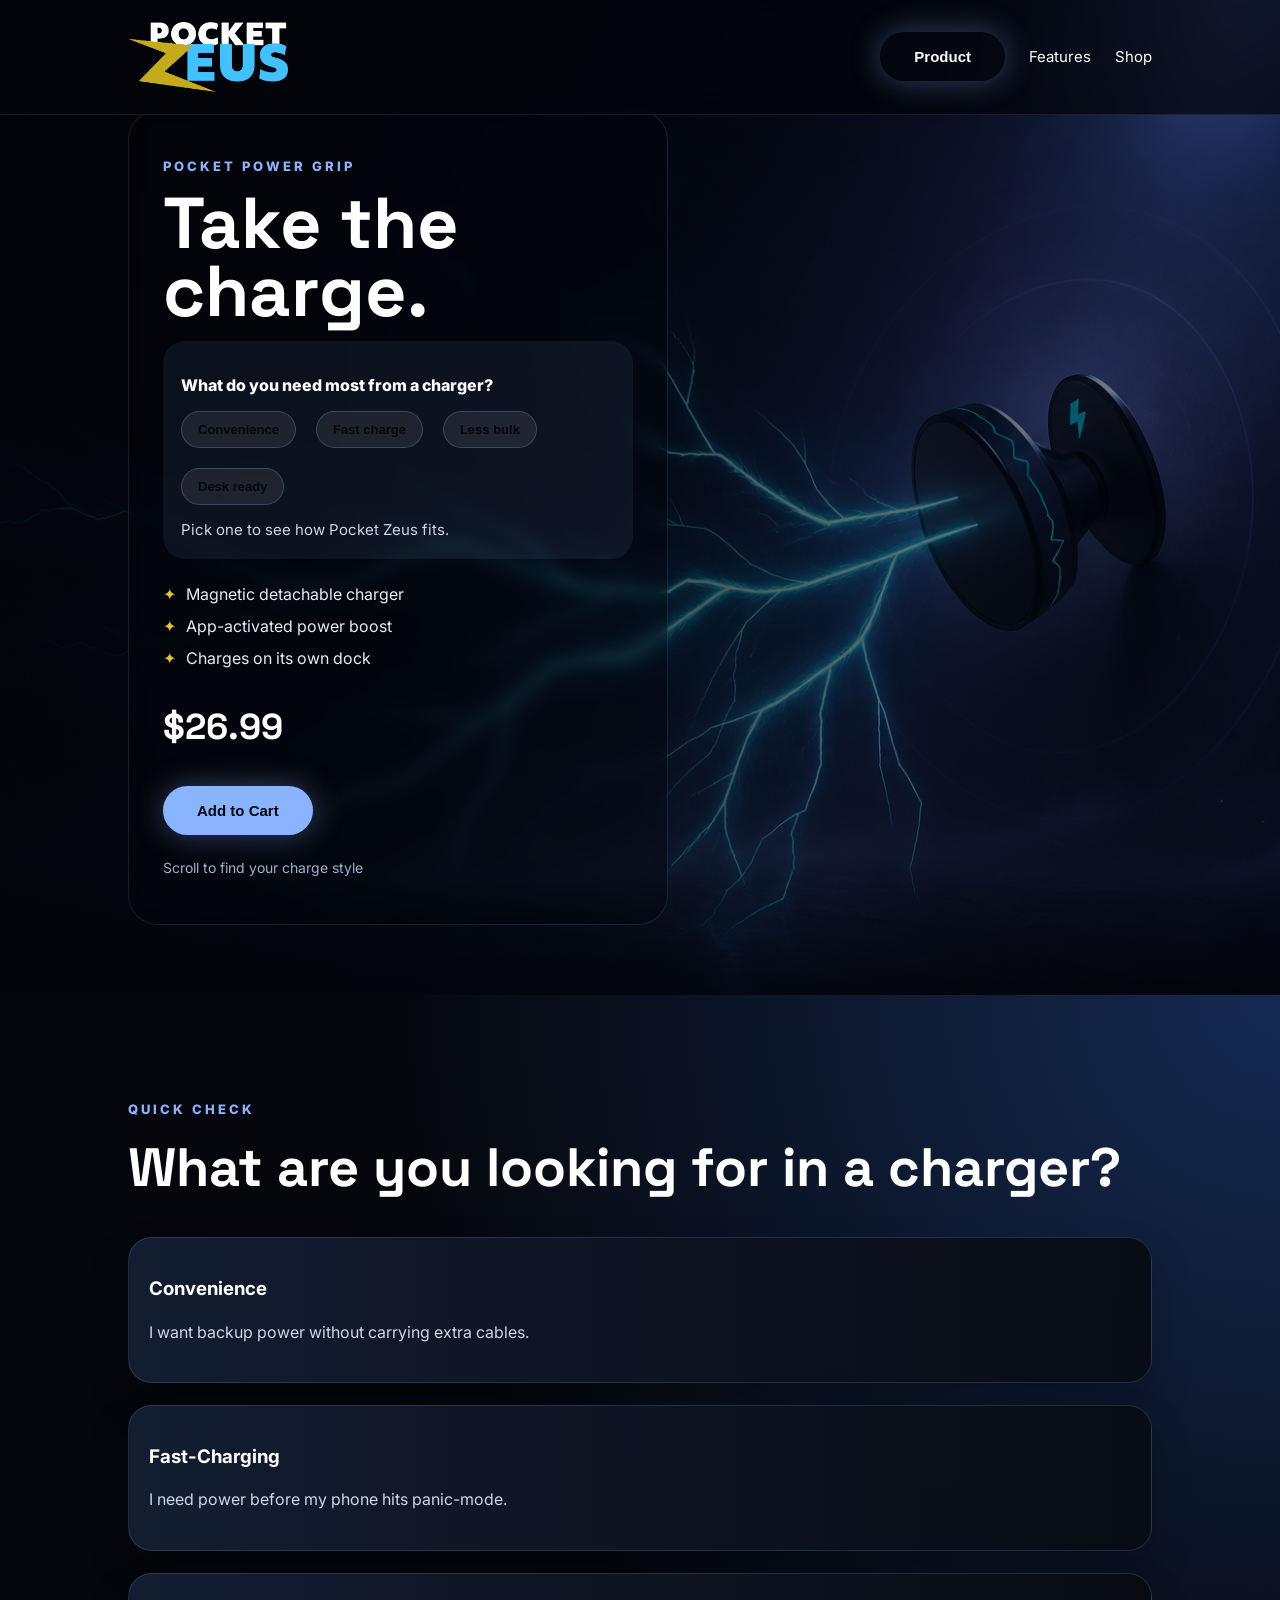
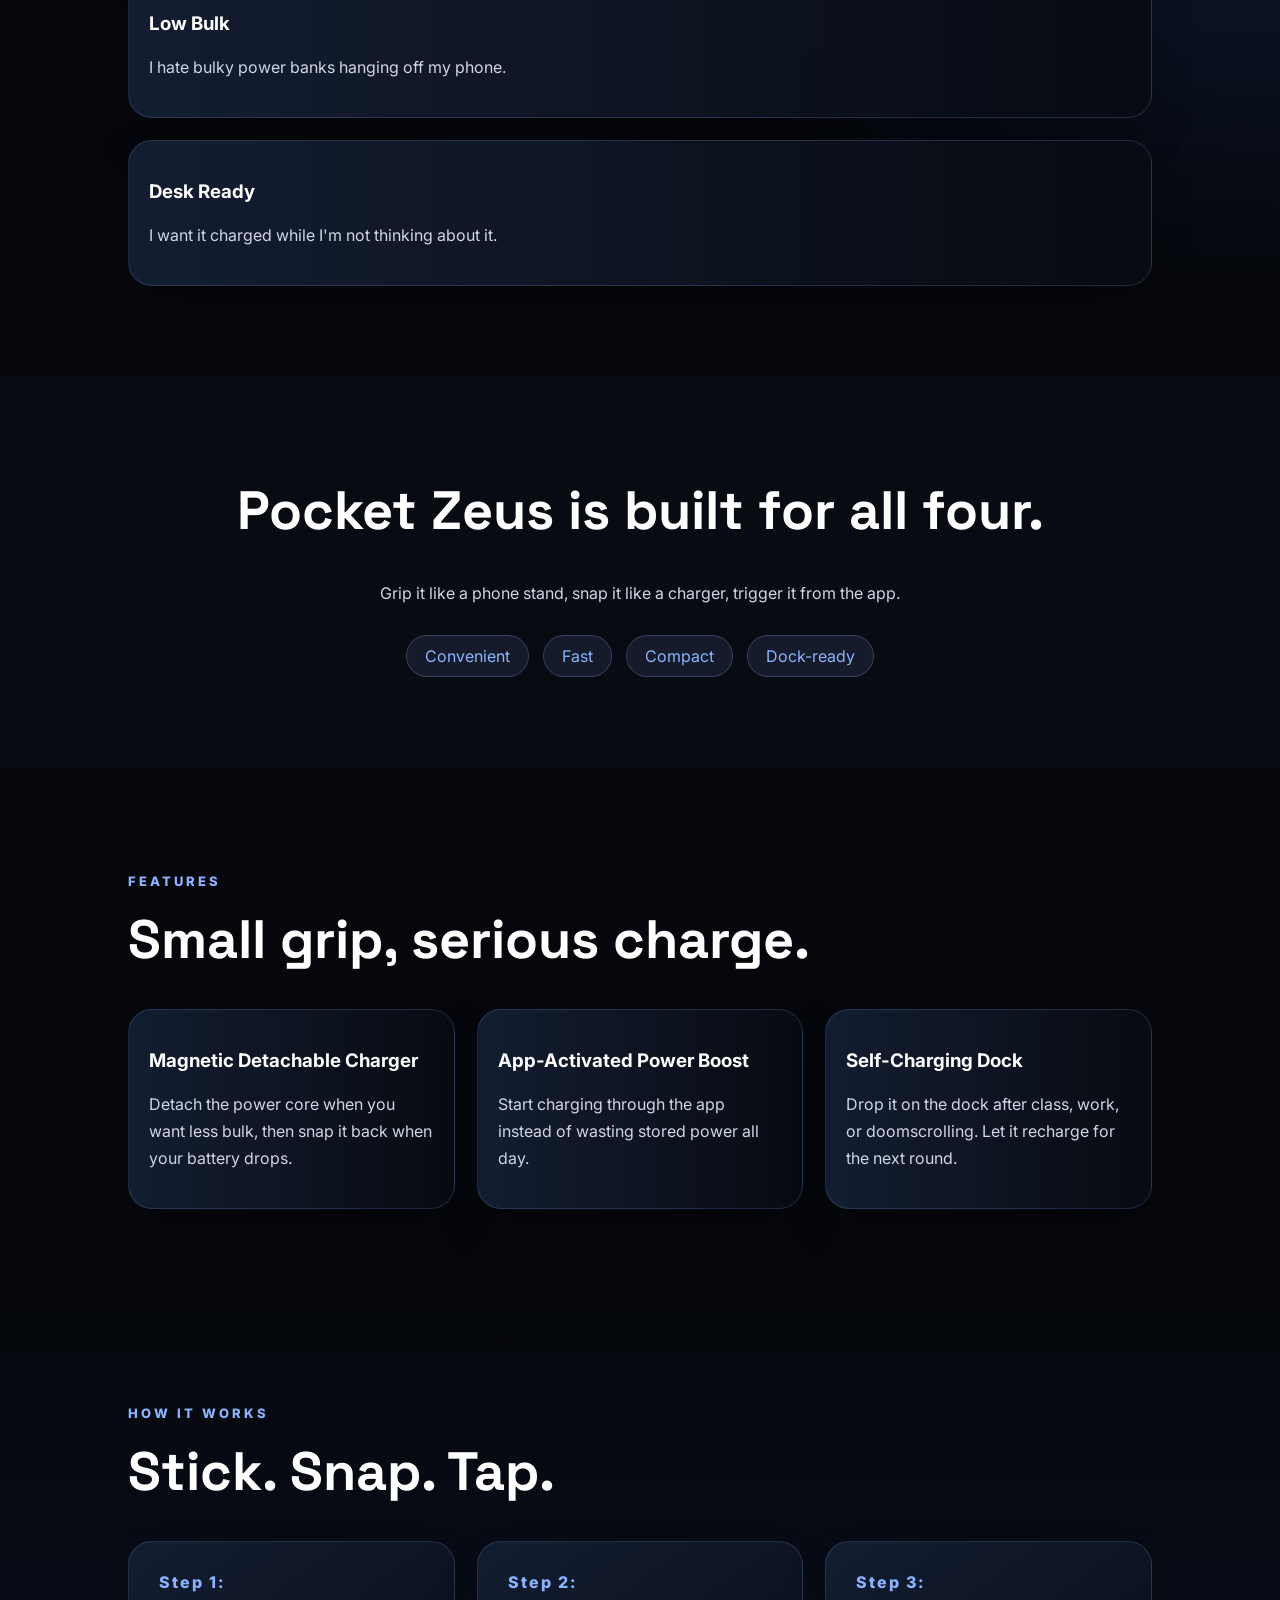
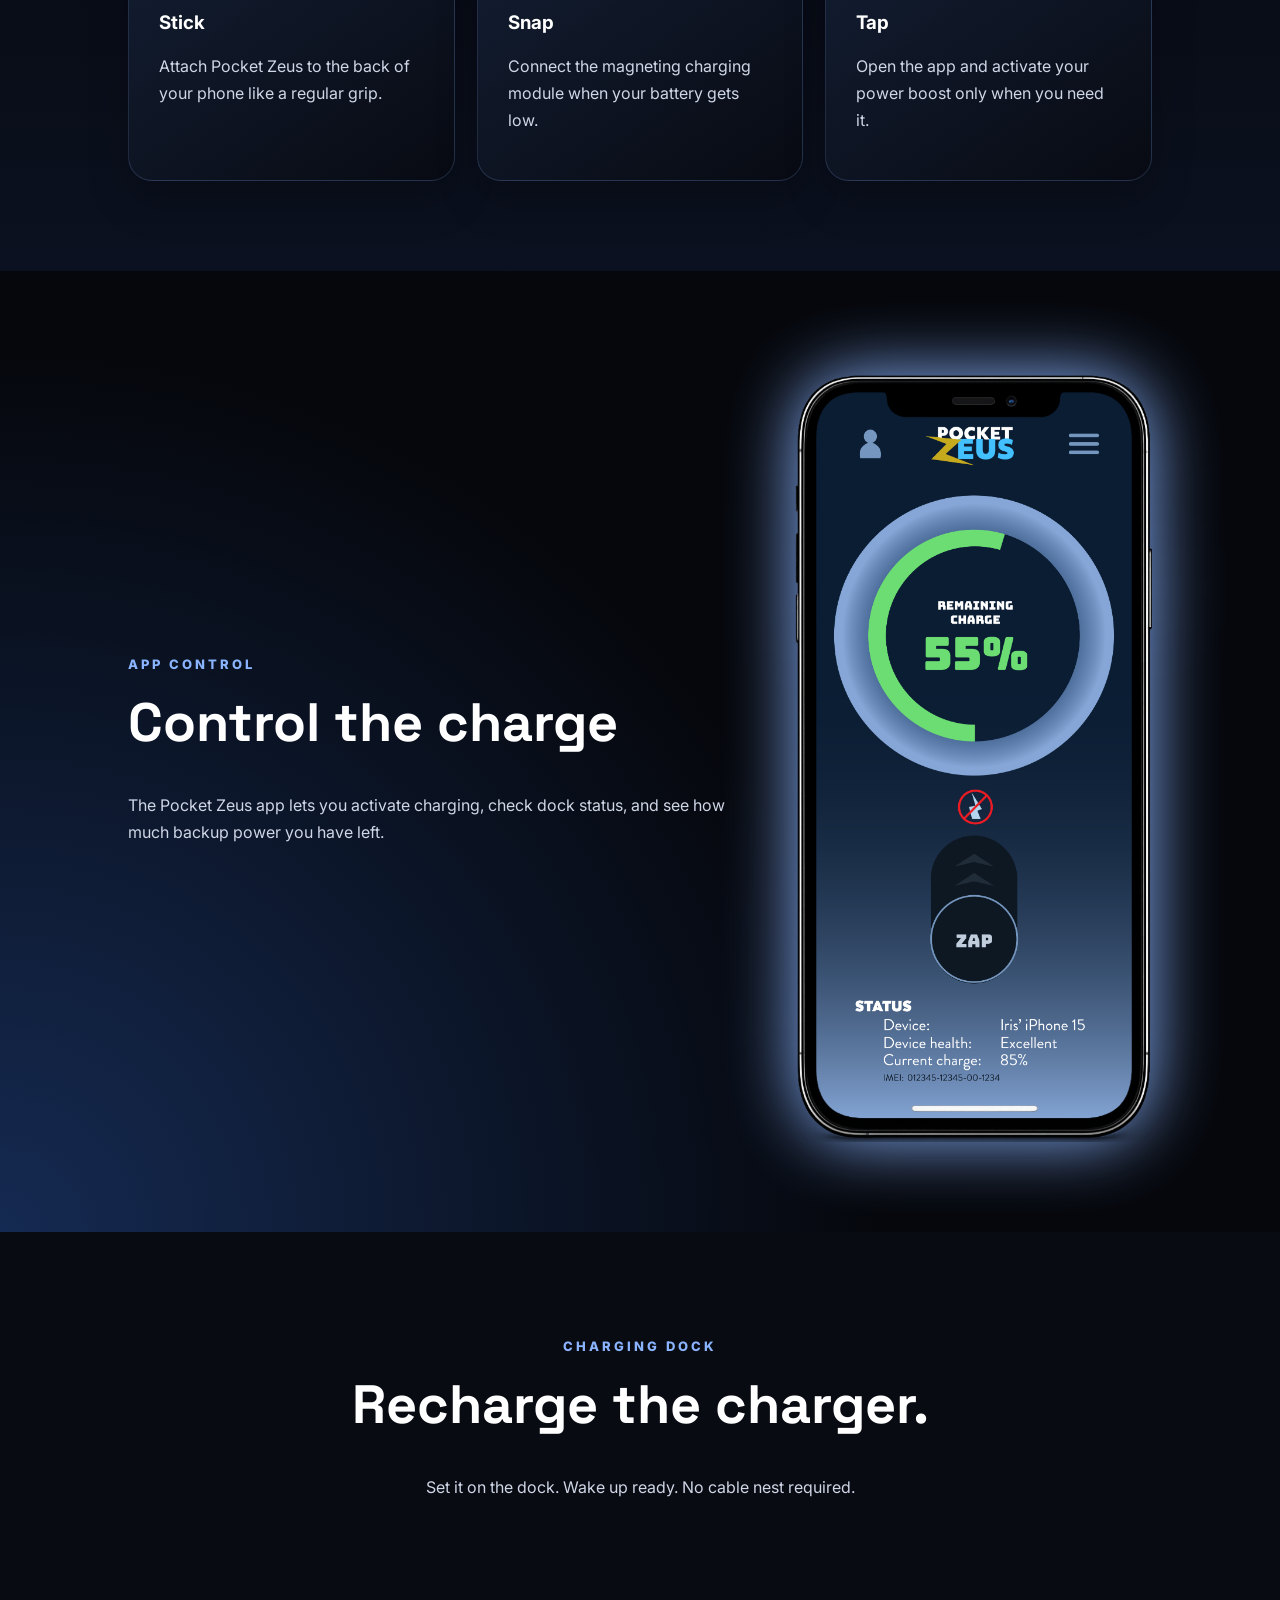
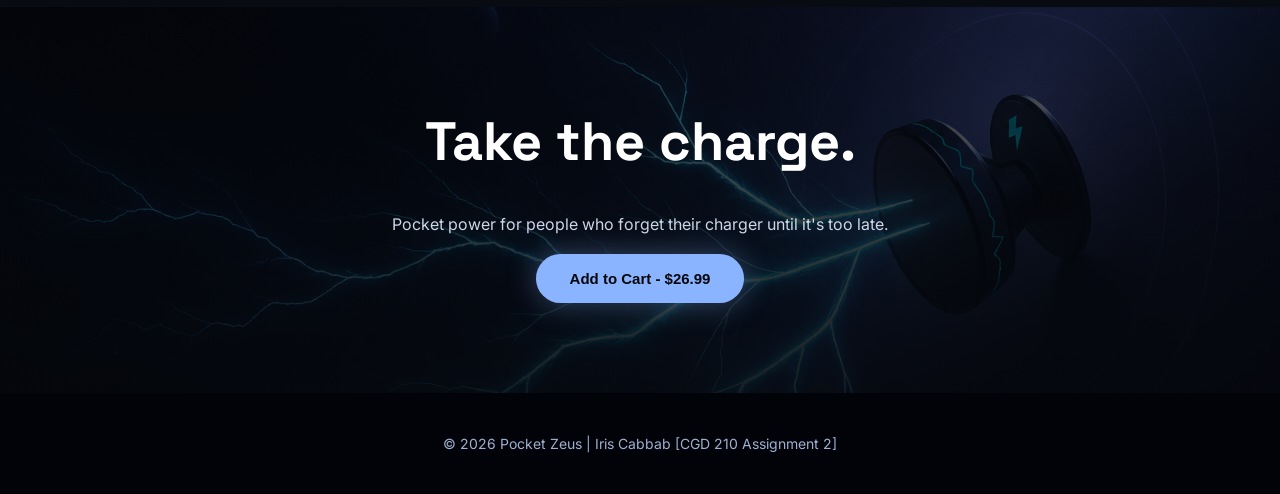
<file: product/01_index.html>
<!DOCTYPE html>
<html lang="en">

<head>
    <meta charset="UTF-8">
    <meta name="viewport" content="width=device-width, initial-scale=1.0">
    <title>Pocket Zeus | Take the Charge!</title>
    <link rel="stylesheet" href="style.css">
    <link
        href="https://fonts.googleapis.com/css2?family=Inter:wght@400;600;700;800&family=Space+Grotesk:wght@500;700&display=swap"
        rel="stylesheet">
</head>

<body>
    <header class="navbar">
        <div class="logo">
            <img src="../photos/zeus-logo.png" alt="Pocket Zeus logo">
        </div>

        <nav>
            <div class="dropdown">
                <button class="nav-btn">Product</button>

                <div class="dropdown-menu">
                    <a href="#survey">Survey</a>
                    <a href="#features">Features</a>
                    <a href="#how">How It Works</a>
                    <a href="#app">App Control</a>
                </div>
            </div>

            <a href="#features">Features</a>
            <a href="#buy">Shop</a>
        </nav>

    </header>

    <main class="hero">
        <div class="product-info">
            <p class="tagline">Pocket power grip</p>

            <h1>Take the charge.</h1>

            <div class="hero-survey">
                <p class="survey-question">What do you need most from a charger?</p>

                <div class="hero-survey-options">
                    <button type="button" onclick="showResult('convenience')">Convenience</button>
                    <button type="button" onclick="showResult('fast')">Fast charge</button>
                    <button type="button" onclick="showResult('bulk')">Less bulk</button>
                    <button type="button" onclick="showResult('dock')">Desk ready</button>
                </div>

                <p id="surveyResult" class="survey-result"> Pick one to see how Pocket Zeus fits.</p>
            </div>

            <ul>
                <li>Magnetic detachable charger</li>
                <li>App-activated power boost</li>
                <li>Charges on its own dock</li>
            </ul>

            <p class="price">$26.99</p>

            <button>Add to Cart</button>

            <p class="scroll-cue">Scroll to find your charge style</p>
        </div>
    </main>

    <section id="survey" class="survey">
        <p class="tagline">Quick check</p>
        <h2>What are you looking for in a charger?</h2>

        <div class="survey-grid">
            <div class="survey-card">
                <h3>Convenience</h3>
                <p>I want backup power without carrying extra cables.</p>
            </div>

            <div class="survey-card">
                <h3>Fast-Charging</h3>
                <p>I need power before my phone hits panic-mode.</p>
            </div>

            <div class="survey-card">
                <h3>Low Bulk</h3>
                <p>I hate bulky power banks hanging off my phone.</p>
            </div>

            <div class="survey-card">
                <h3>Desk Ready</h3>
                <p>I want it charged while I'm not thinking about it.</p>
            </div>
        </div>
    </section>

    <section class="answer">
        <h2> Pocket Zeus is built for all four.</h2>
        <p>Grip it like a phone stand, snap it like a charger, trigger it from the app.</p>

        <div class="answer-tags">
            <span>Convenient</span>
            <span>Fast</span>
            <span>Compact</span>
            <span>Dock-ready</span>
        </div>
    </section>

    <section id="features" class="features">
        <p class="tagline">Features</p>
        <h2>Small grip, serious charge.</h2>

        <div class="feature-grid">
            <div class="feature-card">
                <h3>Magnetic Detachable Charger</h3>
                <p> Detach the power core when you want less bulk, then snap it back when your battery drops.</p>
            </div>

            <div class="feature-card">
                <h3>App-Activated Power Boost</h3>
                <p>Start charging through the app instead of wasting stored power all day.</p>
            </div>

            <div class="feature-card">
                <h3>Self-Charging Dock</h3>
                <p>Drop it on the dock after class, work, or doomscrolling. Let it recharge for the next round.</p>
            </div>
        </div>
    </section>

    <section id="how" class="how">
        <p class="tagline">How it works</p>
        <h2>Stick. Snap. Tap.</h2>

        <div class="steps">

            <div class="step">
                <span>Step 1:</span>
                <h3>Stick</h3>
                <p>Attach Pocket Zeus to the back of your phone like a regular grip.</p>
            </div>

            <div class="step">
                <span>Step 2:</span>
                <h3>Snap</h3>
                <p>Connect the magneting charging module when your battery gets low.</p>
            </div>

            <div class="step">
                <span>Step 3:</span>
                <h3>Tap</h3>
                <p>Open the app and activate your power boost only when you need it.</p>
            </div>
        </div>
    </section>

    <section id="app" class="app-section">
        <div class="app-text">
            <p class="tagline">App control</p>
            <h2>Control the charge</h2>
            <p>The Pocket Zeus app lets you activate charging, check dock status, and see how much backup power you have
                left.</p>
        </div>

        <div class="phone-mockup">
            <img src="../photos/phone-mock.png" alt="Pocket Zeus app mockup">
        </div>
    </section>

    <section class="dock">
        <p class="tagline">Charging dock</p>
        <h2>Recharge the charger.</h2>
        <p>Set it on the dock. Wake up ready. No cable nest required.</p>
    </section>

    <section id="buy" class="final-cta">
        <h2>Take the charge.</h2>
        <p>Pocket power for people who forget their charger until it's too late.</p>
        <button>Add to Cart - $26.99</button>
    </section>

    <footer>
        <p>© 2026 Pocket Zeus | Iris Cabbab [CGD 210 Assignment 2]</p>
    </footer>

    <script>
        function showResult(choice) {
            const result = document.getElementById("surveyResult");

            if (choice === "convenience") {
                result.textContent = "Pocket Zeus keeps backup power on your phone without extra cables.";
            }

            if (choice === "fast") {
                result.textContent = "Activate a quick power boost through the app when your battery starts getting dramatic.";
            }

            if (choice === "bulk") {
                result.textContent = "Use it as a regular grip, then snap on the charger only when needed.";
            }

            if (choice === "dock") {
                result.textContent = "Drop it on its dock so your backup charger is ready before you leave.";
            }
        }

    </script>
</body>

</html>
</file>
<file: product/style.css>
* {
    box-sizing: border-box;
}

html {
    scroll-behavior: smooth;
}

.navbar {
    position: fixed;
    top: 0;
    width: 100%;
    z-index: 10;
    display: flex;
    justify-content: space-between;
    align-items: center;
    padding: 22px 10%;
    background: rgba(3, 5, 10, 0.72);
    backdrop-filter: blur(12px);
    border-bottom: 1px solid rgba(138, 180, 255, 0.12);
}

.logo img {
    width: 160px;
    height: auto;
    display: block;
}

nav {
    display: flex;
    align-items: center;
    gap: 24px;
}

nav a,
.nav-btn {
    color: white;
    text-decoration: none;
    background: none;
    border: none;
    font-size: 15px;
    cursor: pointer;
}

nav a:hover,
.nav-btn:hover {
    color: #8ab4ff;
}

.dropdown {
    position: relative;
}

.dropdown-menu {
    display: none;
    position: absolute;
    top: 32px;
    left: 0;
    min-width: 170px;
    padding: 12px;
    border-radius: 16px;
    background: rgba(8, 12, 22, 0.96);
    border: 1px solid rgba(138, 180, 255, 0.25);
    box-shadow: 0 20px 40px rgba(0, 0, 0, 0.35);
}

.dropdown-menu a {
    display: block;
    padding: 10px;
}

.dropdown:hover .dropdown-menu {
    display: block;
}

body {
    margin: 0;
    font-family: "Inter", sans-serif;
    color: white;
    background: #05070c;
}

.hero {
    min-height: 100vh;
    display: flex;
    align-items: center;
    padding: 110px 10% 70px;
    background-image:
        linear-gradient(to right, rgba(3, 5, 10, 0.94), rgba(3, 5, 10, 0.45)),
        url("../photos/zeus-bg.png");
    background-size: cover;
    background-position: center;
    background-repeat: no-repeat;
}

.hero-survey {
    margin: 10px 0 24px;
    padding: 18px;
    border-radius: 22px;
    background: rgba(138, 180, 255, 0.08);
    border: 1px splid rgba(138, 180, 255, 0.2);
}

.survey-question {
    margin: 1 1 14px;
    color: white;
    font-weight: 800;
}

.hero-survey-options {
    display: flex;
    flex-wrap: wrap;
    gap: 20px;
}

.hero-survey-options button {
    padding: 10px 16px;
    font-size: 13px;
    box-shadow: none;
    background: rgba(255, 255, 255, 0.08);
    border: 1px solid rgba(138, 180, 255, 0.25);
}

.hero-survey-options button:hover {
    background: #8ab4ff;
    color: #05070c;
}

.survey-result {
    margin: 14px 0 0;
    color: #cfd6e6;
    font-size: 15px;
    line-height: 1.5;
}

@keyframes fadeIn {
    to {
        opacity: 0;
        transform: translateY(20px);
    }

    to {
        opacity: 1;
        transform: translateY(0);
    }
}

.product-info {
    max-width: 540px;
    padding: 34px;
    border-radius: 30px;
    background: rgba(3, 5, 10, 0.32);
    backdrop-filter: blur(7px);
    border: 1px solid rgba(138, 180, 255, 0.14);
    animation: fadeIn 1s ease forwards;
}

.tagline {
    color: #8ab4ff;
    text-transform: uppercase;
    letter-spacing: 3px;
    font-size: 13px;
    font-weight: 800;
}

h1,
h2,
.price {
    font-family: "Space Grotesk", sans-serif;
}

h1 {
    font-size: clamp(34px, 5vw, 54px);
    font-size: 72px;
    line-height: 0.95;
    margin: 15px 0;
}

.description {
    color: #cfd6e6;
    font-size: 18px;
    line-height: 1.7;
}

ul {
    list-style: none;
    padding: 0;
    margin: 25px 0;
}

li {
    margin-bottom: 12px;
    color: #e8ecf7;
}

li::before {
    content: "✦";
    color: #e1c82a;
    margin-right: 10px;
}

.price {
    font-size: 36px;
    font-weight: 700;
}

button {
    background: #8ab4ff;
    color: #05070c;
    border: none;
    padding: 16px 34px;
    border-radius: 999px;
    font-weight: 800;
    font-size: 15px;
    cursor: pointer;
    box-shadow: 0 0 30px rgba(138, 180, 255, 0.35);
    transition: 0.25s ease;
}

button:hover {
    background: white;
    transform: translateY(-2px);
}

.scroll-cue {
    margin-top: 24px;
    color: #9fb0d0;
    font-size: 14px;
}

section {
    padding: 90px 10%;
}

h2 {
    font-size: clamp(34px, 5vw, 54px);
    margin: 10px 0 35px;
}

section p {
    color: #cfd6e6;
    line-height: 1.7;
}

.survey {
    background: radial-gradient(circle at top right, #152a52, #05070c 55%);
}

.survey-grid,
.feature-grid {
    display: grid;
    grid-template-columns: repeat (4, 1fr);
    gap: 22px;
}

.survey-card,
.feature-card,
.step {
    padding: 20px;
    border-radius: 24px;
    background: linear-gradient(to right, rgba(20, 31, 52, 0.95), rgba(8, 11, 18, 0.95));
    border: 1px solid rgba(138, 180, 255, 0.18);
    box-shadow: 0 20px 40px rgba(0, 0, 0, 0.22);
}

.survey-card:hover,
.feature-card:hover,
.step:hover {
    transform: translateY(-5px);
    border-color: rgba(138, 180, 255, 0.45);
}

.answer {
    text-align: center;
    background: #080b12;
}

.answer p {
    max-width: 700px;
    margin: 0 auto 28px;
}

.answer-tags {
    display: flex;
    justify-content: center;
    gap: 14px;
    flex-wrap: wrap;
}

.answer-tags span {
    padding: 10px 18px;
    border-radius: 999px;
    color: #8ab4ff;
    background: rgba(138, 180, 255, 0.1);
    border: 1px solid rgba(138, 180, 255, 0.25);
}

.features {
    background: #05070c;
}

.feature-grid {
    grid-template-columns: repeat(3, 1fr);
}

.how {
    background: linear-gradient(180deg, #05070c, #0b1120);
}

.steps {
    display: grid;
    grid-template-columns: repeat(3, 1fr);
    gap: 22px;
}

.step {
    padding: 30px;
    border-radius: 24px;
    background: linear-gradient(145deg,
            rgba(20, 31, 52, 0.95),
            rgba(8, 11, 18, 0.95));
    border: 1px solid rgba (138, 180, 255, 0.18);
    transition: 0.3s ease;
}

.step span {
    color: #8ab4ff;
    font-weight: 800;
    letter-spacing: 2px;
}

.app-section {
    display: grid;
    grid-template-columns: 1fr 360px;
    gap: 60px;
    align-items: center;
    background: radial-gradient(circle at bottom left, #152a52, #05070c 55%);
}

.phone-mockup {
    display: flex;
    justify-content: center;
    align-items: center;
}

.phone-mockup img {
    width: min(360px, 100%);
    height: auto;
    display: block;
    filter: drop-shadow(0 0 35px rgba(138, 180, 255, 025));
}

.dock {
    text-align: center;
    background: #080b12;
}

.final-cta {
    text-align: center;
    background: linear-gradient(rgba(5, 7, 12, 0.65), rgba(5, 7, 12, 0.9)),
        url("../photos/zeus-bg.png");
    background-size: cover;
    background-position: center;
}

footer {
    padding: 28px 10%;
    text-align: center;
    color: #9fb0d0;
    background: #020308;
    font-size: 14px;
}

@media (max-width: 900px) {

    .survey-grid,
    .feature-grid,
    .steps,
    .app-section {
        grid-template-columns: 1fr;
    }

    .app-section {
        gap: 35px;
    }

    .phone-mockup {
        max-width: 360px;
        margin: auto;
    }
}

@media (max-width: 650px) {
    .navbar {
        position: static;
        flex-direction: column;
        gap: 16px;
        padding: 20px;
    }

    nav {
        flex-wrap: wrap;
        justify-content: center;
        gap: 16px;
    }

    .hero,
    section {
        padding-left: 6%;
        padding-right: 6%;
    }

    .hero {
        padding-top: 60px;
    }

    .product-info {
        padding: 24px;
    }
}
</file>
